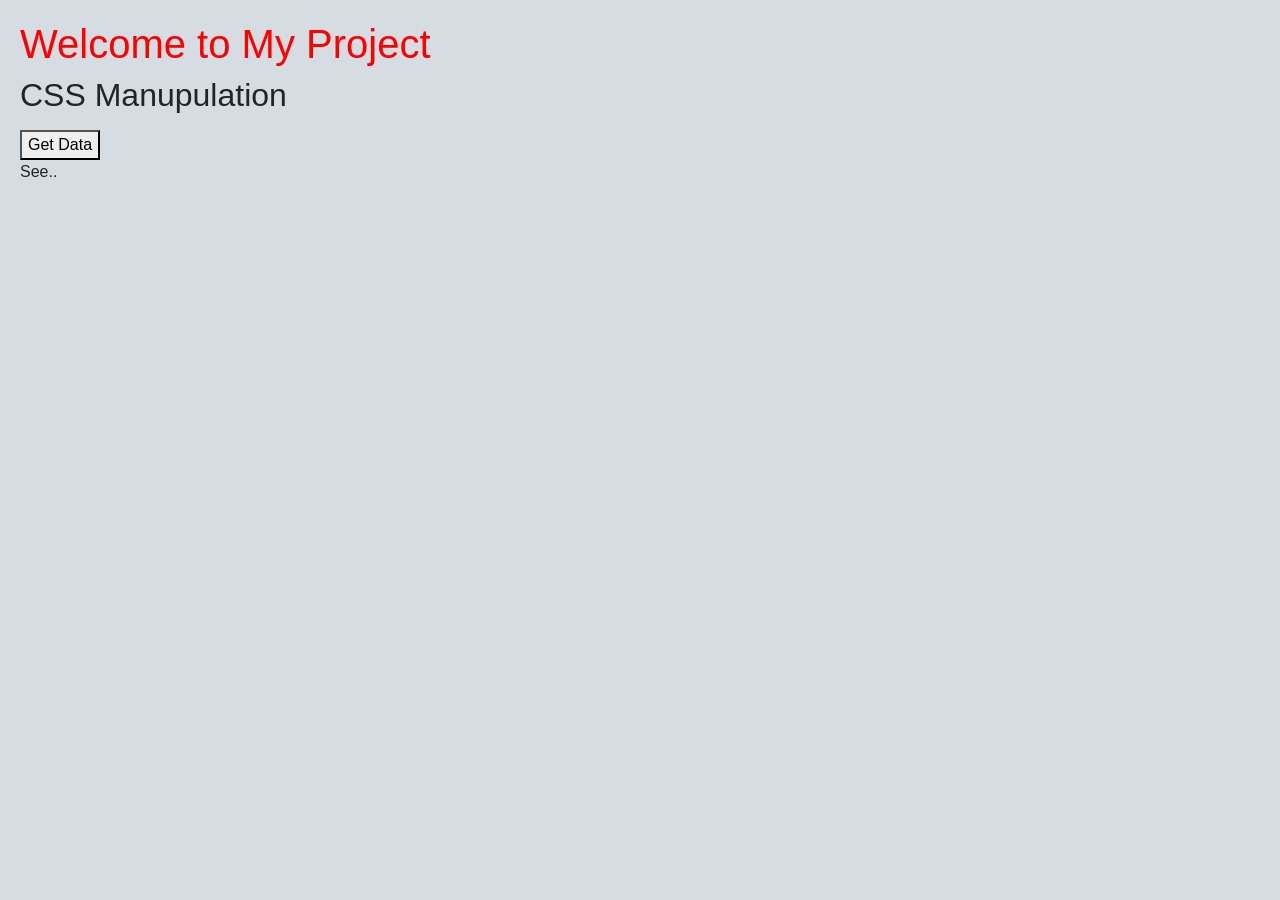
<file: index.html>
<!DOCTYPE html>
<html lang="en">
<head>
    <meta charset="UTF-8">
    <meta name="viewport" content="width=device-width, initial-scale=1.0">
    <title>10-03-2026 Project -01</title>
    <link rel="icon" href="images/icon.ong" sizes="any"/>
    <link href="https://cdn.jsdelivr.net/npm/bootstrap@5.0.2/dist/css/bootstrap.min.css" rel="stylesheet" integrity="sha384-EVSTQN3/azprG1Anm3QDgpJLIm9Nao0Yz1ztcQTwFspd3yD65VohhpuuCOmLASjC" crossorigin="anonymous">
    <style>
        body {
            background-color: #d5dce2;
            font-family: Arial, sans-serif;
            margin: 20px;
        }
        .style {
  background-color: green;
  color: white;
  padding: 20px;
  border-radius: 10px;
}
    </style>
</head>
<body>
    <h1 id="title"></h1>
    <h2 id="style">CSS Manupulation</h2>
    <!-- <span id="deleteBtn">Delete Done</span> -->
    <!-- <h2 id="width">width</h2>
    <h2 id="height">height</h2> -->
    <!-- use promt
    <h2 id="marks"> Marks:</h2>
    <h2 id="grades"> Grade:</h2>-->
    
    <!-- Fully use input and button (DOM) practice-1  -->
    <!-- <input type="number" id="marksInput" placeholder="Enter your marks" />
    <button id="submitBtn">Submit</button><br>
    <h4 id="result">Your result will appear here.</h4>  -->

    <!-- Fully use input and button (DOM) practice-2  -->
    <!-- <input type="number" id="inputData" placeholder="Enter your marks" />
    <button id="submitData">Submit</button><br>
    <h4 id="markData">Your Marks: </h4>
    <h4 id="gradeData">Your grade: </h4> -->

    <!-- button practice -->
    <!-- <button id="widthClick">Click Me for Width</button> <br><br> -->
    <!-- <button id="topBtn">Click Me for Height</button> -->
    
    <!-- <button id="openBtn">Open Window</button>
    <button id="closeBtn">Close Window</button> -->
    <!-- <button id="btnclick">Click</button> -->

    <p></p>
    <!-- <p class="ptag"></p>
    <input id="num1" type=""></input>
    <input id="num2" type=""></input> -->
    <!-- <button onclick="domDemo2()">Hello</button> -->
    <!-- <button onclick="myFunction()">Hi</button> -->
    <!-- <button onclick="lengthCount()">Hi</button> -->
    <!-- <button onclick="formInput()">Plus</button> -->
    <!-- <button onclick="styleAdd()" class="btn btn-primary">Add Style</button>
    <button onclick="styleRemove()" class="btn btn-danger">Remove Style</button> <br><br>
    <button id="btnToggle" class="btn btn-dark">show toggle</button> -->
    <!-- <button id="helloBtn">Say Hello</button> -->
    <!-- <button id="removeBtn">Stop Listener</button> -->

    <!-- <button id="copyBtn">Copy Text</button> -->

    <!-- append elements
    <ul id="myItems"></ul> <br/>
    <input id="itemInput" placeholder="Enter item"> <br/>
    <button onclick="addItem()">Add Item</button> -->

    <!-- change attributes 
    <img id="myImage" 
        src="images/icon.png" 
        alt="Image" 
        width="200"
        height="200">
       <button id="changeBtn">Change Image</button> -->

    <button onclick="postData()">Get Data</button>
    <p id="data">See..</p>
    <script src="script.js"></script>
    <script src="ajaxapi.js"></script>
    <!-- <script src="dom.js"></script> -->
    
    <!-- <script src="navigator.js"></script> -->
    <!-- <script src="windowObj.js"></script> -->

    
    <!--<script src="loops.js"></script>
    <script src="switchCase.js"></script>
    <script src="array.js"></script> -->
</body>
</html>
</file>
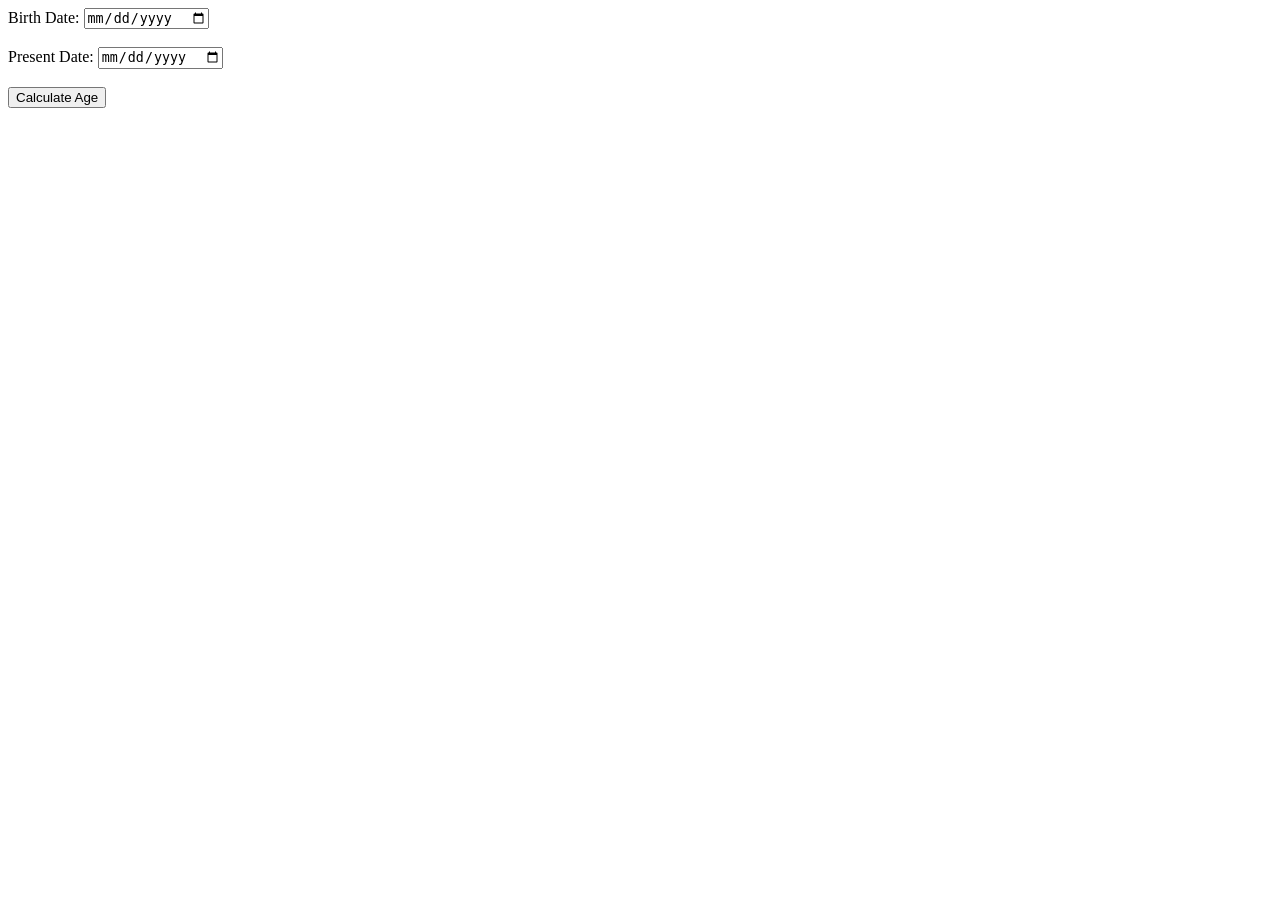
<file: ageCalculator.html>
<!DOCTYPE html>
<html lang="en">
<head>
    <meta charset="UTF-8">
    <meta name="viewport" content="width=device-width, initial-scale=1.0">
    <title>Age Calculator</title>
</head>
<body>
    <div>
    <label for="birthDate">Birth Date:</label>
    <input type="date" id="birthDate">
    <br/>
    <br/>
</div>

<div>
    <label for="presentDate">Present Date:</label>
    <input type="date" id="presentDate">
    <br/>
    <br/>
</div>

<button id="calculateBtn">Calculate Age</button>

<h3 id="result"></h3>

    <script src="ageCalculator.js"></script>
</body>
</html>
</file>
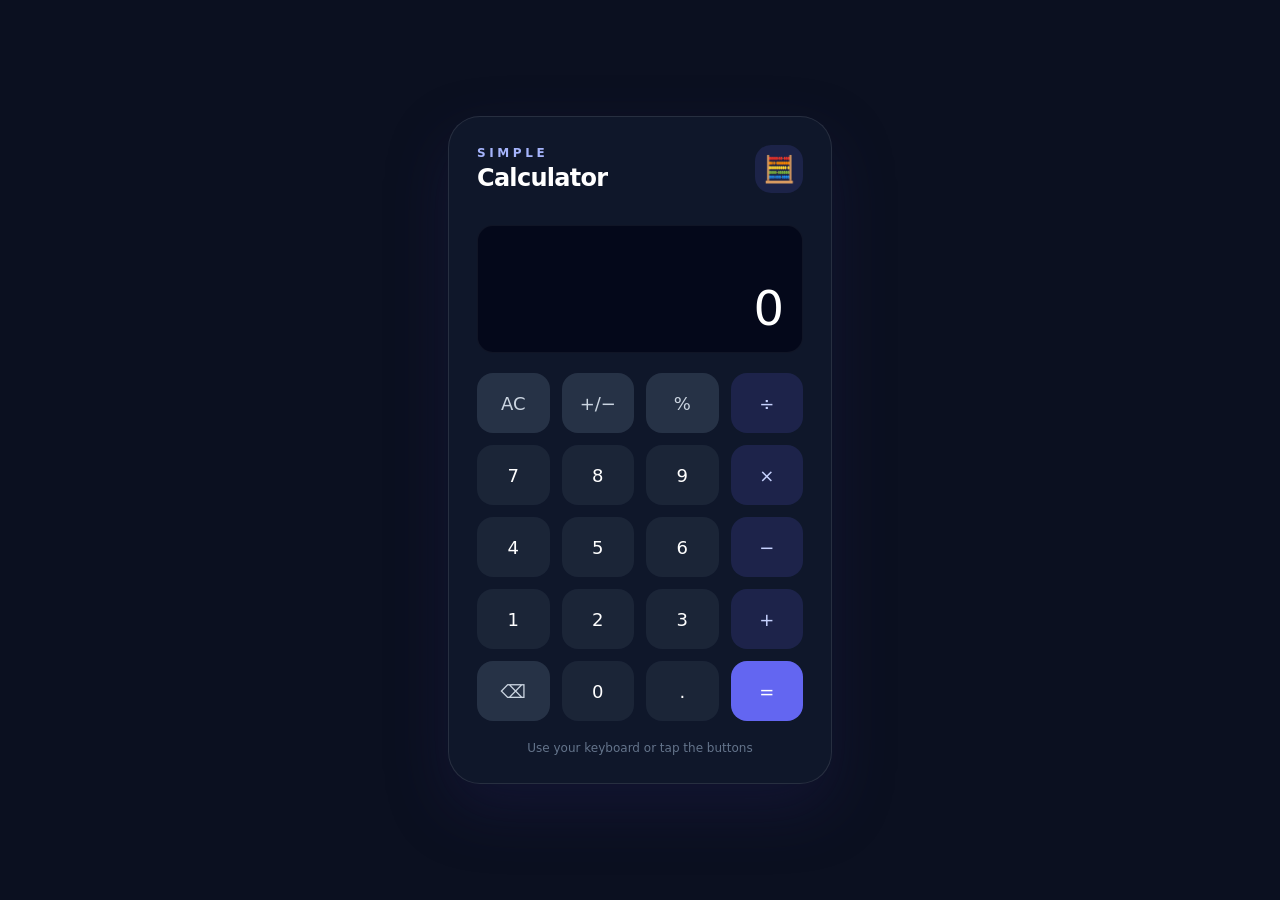
<file: calculator.html>
<!DOCTYPE html>
<html lang="en">
<head>
    <meta charset="UTF-8">
    <meta name="viewport" content="width=device-width, initial-scale=1.0">
    <meta name="theme-color" content="#0b1020">
    <title>Calculator</title>
    <link rel="stylesheet" href="calculator.css">
</head>
<body>
    <main class="page">
        <section class="calculator" aria-label="Calculator">
            <header class="calculator-header">
                <div>
                    <p class="eyebrow">Simple</p>
                    <h1>Calculator</h1>
                </div>
                <div class="calculator-icon" aria-hidden="true">🧮</div>
            </header>

            <div class="display">
                <p class="expression" aria-live="polite"></p>
                <output class="display-value" id="display" aria-label="Display" aria-live="polite">0</output>
            </div>

            <div class="keypad" aria-label="Calculator keypad" id="keypad">
                <button class="key key-muted" type="button" data-action="clear">AC</button>
                <button class="key key-muted" type="button" data-action="sign" aria-label="Toggle sign">+/−</button>
                <button class="key key-muted" type="button" data-action="percent">%</button>
                <button class="key key-operator" type="button" data-operator="/" aria-label="Divide">÷</button>

                <button class="key" type="button" data-digit="7">7</button>
                <button class="key" type="button" data-digit="8">8</button>
                <button class="key" type="button" data-digit="9">9</button>
                <button class="key key-operator" type="button" data-operator="*" aria-label="Multiply">×</button>

                <button class="key" type="button" data-digit="4">4</button>
                <button class="key" type="button" data-digit="5">5</button>
                <button class="key" type="button" data-digit="6">6</button>
                <button class="key key-operator" type="button" data-operator="-" aria-label="Subtract">−</button>

                <button class="key" type="button" data-digit="1">1</button>
                <button class="key" type="button" data-digit="2">2</button>
                <button class="key" type="button" data-digit="3">3</button>
                <button class="key key-operator" type="button" data-operator="+" aria-label="Add">+</button>

                <button class="key key-muted" type="button" data-action="backspace" aria-label="Delete last digit">⌫</button>
                <button class="key" type="button" data-digit="0">0</button>
                <button class="key" type="button" data-action="decimal" aria-label="Decimal point">.</button>
                <button class="key key-equals" type="button" data-action="equals">=</button>
            </div>
            <p class="hint">Use your keyboard or tap the buttons</p>
        </section>
    </main>
    <script src="calculator.js"></script>
</body>
</html>
</file>
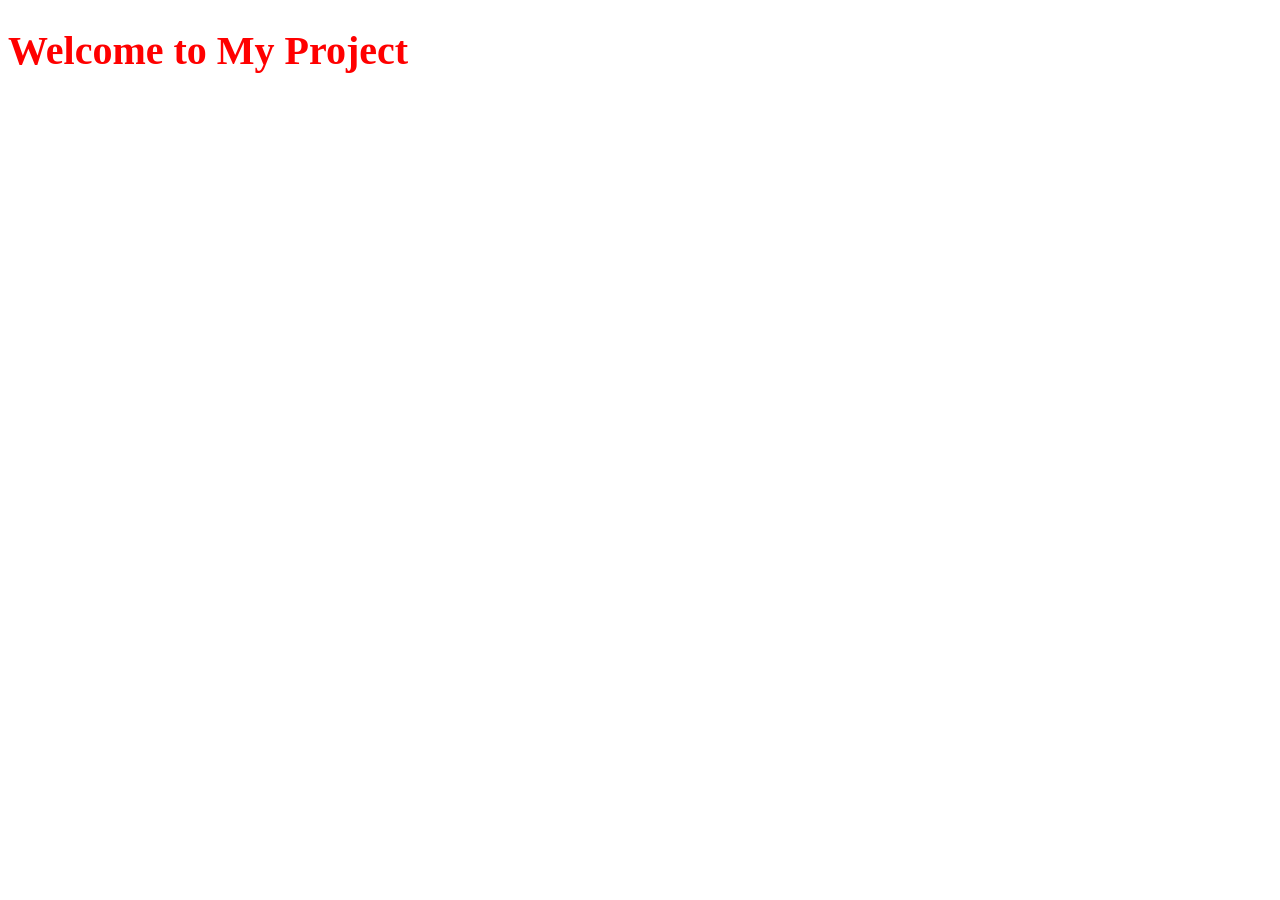
<file: class.html>
<!DOCTYPE html>
<html lang="en">
<head>
    <meta charset="UTF-8">
    <meta name="viewport" content="width=device-width, initial-scale=1.0">
    <title>JavaScript Objects</title>
</head>
<body>
    <h1 id="title"></h1>
    <p id="desc"></p>


    <script src="script.js"></script>
    <script src="class.js"></script>
    
</body>
</html>
</file>
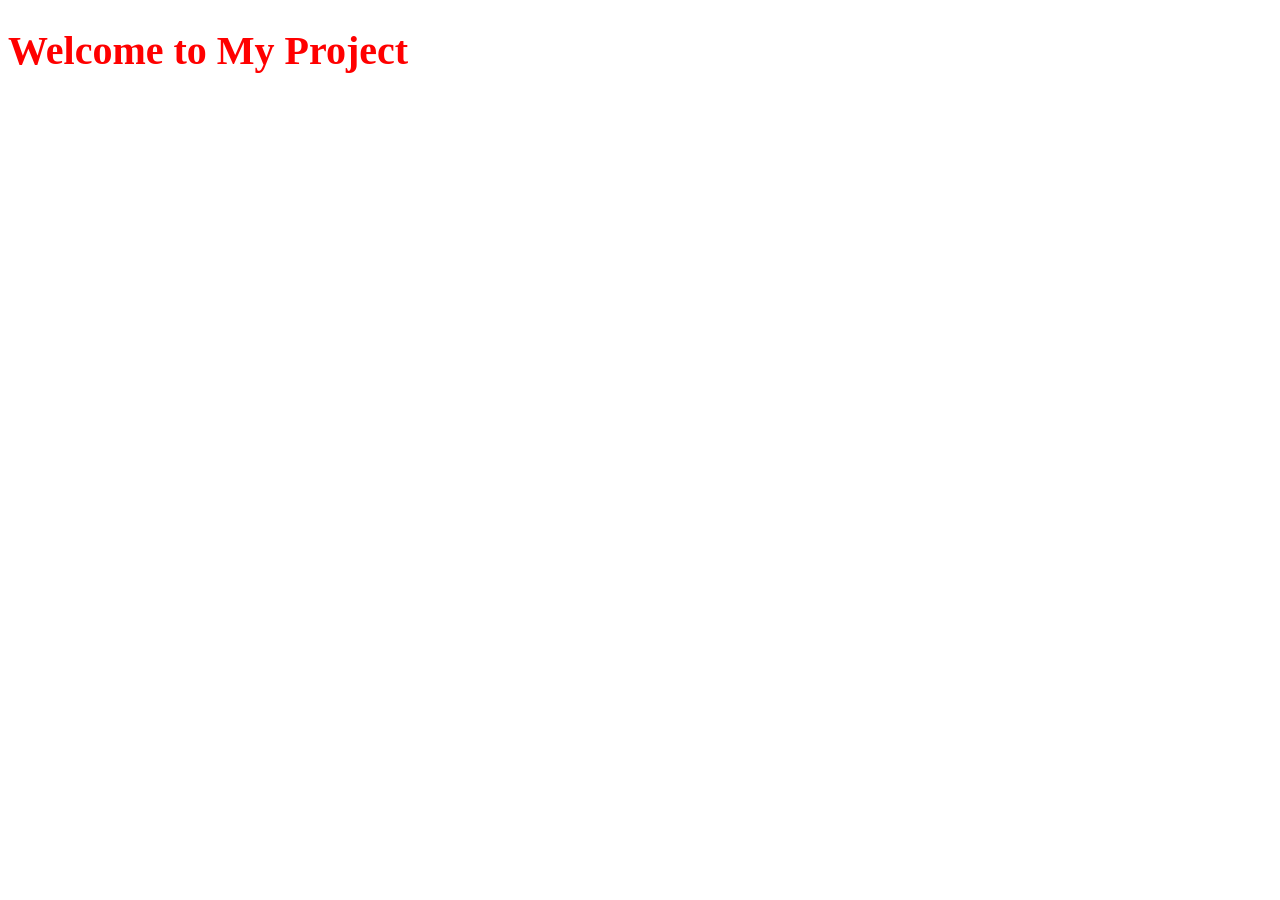
<file: object.html>
<!DOCTYPE html>
<html lang="en">
<head>
    <meta charset="UTF-8">
    <meta name="viewport" content="width=device-width, initial-scale=1.0">
    <title>JavaScript Objects</title>
</head>
<body>
    <h1 id="title"></h1>
    <p id="description"></p>


    <script src="script.js"></script>
    <script src="object.js"></script>
    
</body>
</html>
</file>
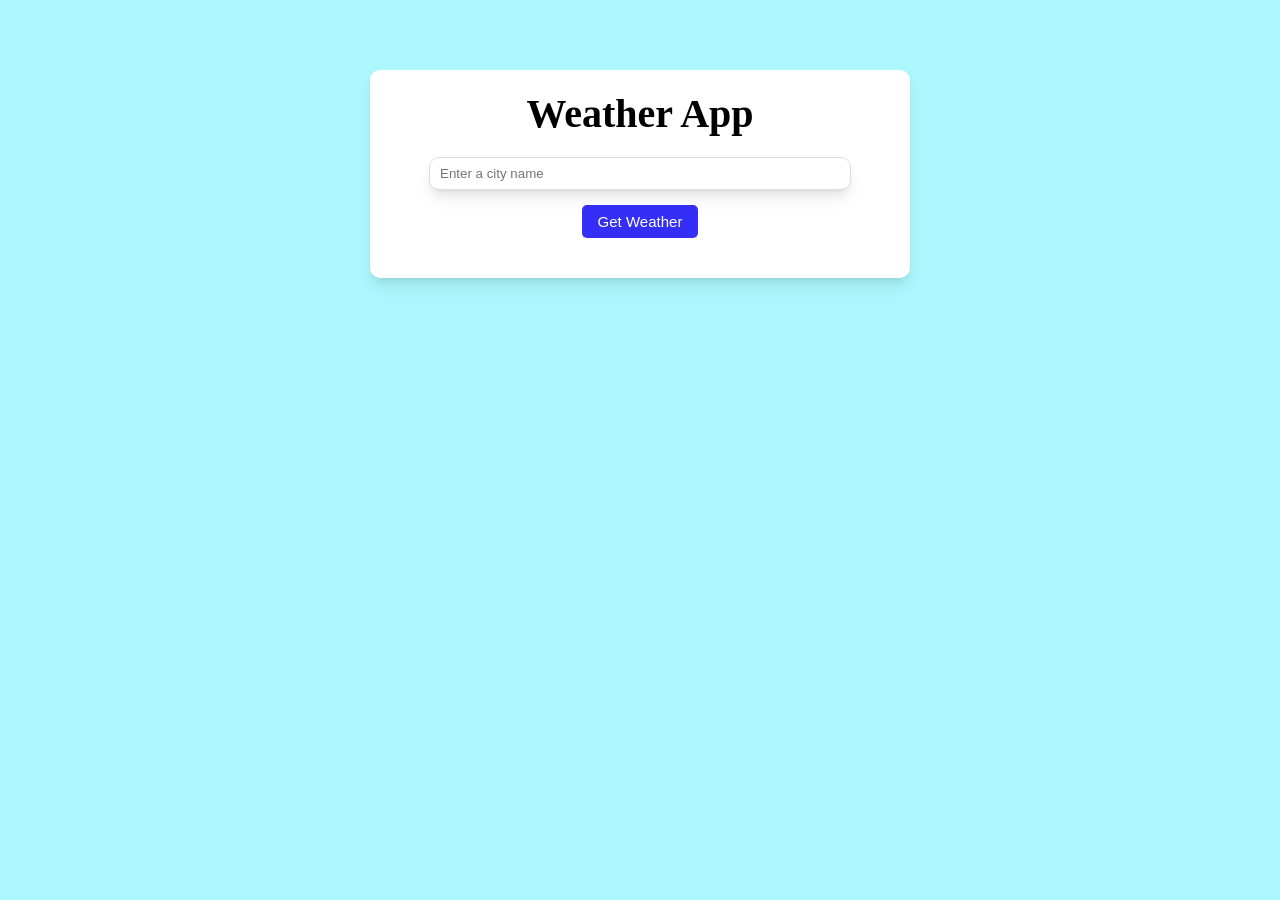
<file: weather.html>
<!DOCTYPE html>
<html lang="en">
<head>
    <meta charset="UTF-8">
    <meta name="viewport" content="width=device-width, initial-scale=1.0">
    <title>Weather App</title>
    <style>
        * {
        margin: 0;
        padding: 0;
        }

        body {
        text-align: center;
        background-color: rgb(172, 247, 253);
        padding: 20px;
        }

        .container {
        max-width: 500px;
        margin: 50px auto;
        background: #fff;
        padding: 20px;
        border-radius: 10px;
        box-shadow: 0 10px 15px -3px rgb(0 0 0 / 0.1), 0 4px 6px -4px rgb(0 0 0 / 0.1);
        }

        h1 {
        font-size: 40px;
        padding-bottom: 20px;
        }

        input {
        width: 80%;
        padding: 8px 10px;
        border: 1px solid #ddd;
        border-radius: 10px;
        box-shadow: 0 10px 15px -3px rgb(0 0 0 / 0.1), 0 4px 6px -4px rgb(0 0 0 / 0.1);
        }

        button {
        background: #352ef6;
        padding: 8px 16px;
        border: none;
        border-radius: 5px;
        font-size: 15px;
        font-weight: 500;
        color: #fff;
        margin-top: 15px;
        transition: all 0.2s linear;
        cursor: pointer;
        }

        button:hover {
        background: red;
        }

        .weather-info {
        margin-top: 20px;
        }

    </style>
</head>
<body>
        <div class="container">
        <h1>Weather App</h1>
        <input type="text" id="city" placeholder="Enter a city name">
        <p id="cityNameAlert"></p>
        <button onclick="getWeather()">Get Weather</button>

        <div class="weather-info" id="weather">

        </div>
    </div>

    <script>
        async function getWeather() {
            let apiKey = "0afd06ab53618e7580414905cfb96f4a";
            // let apiKey = "5642fcc283108176680d339c57073595";
            let city = document.getElementById('city').value;
            let msgAlert = document.getElementById('cityNameAlert');

            if(!city){
                msgAlert.innerHTML = "Please enter a city name";
                msgAlert.style.color = "red";
                msgAlert.style.margin = "10px";
                return;
            };

            let url = `https://api.openweathermap.org/data/2.5/weather?q=${city}&appid=${apiKey}&units=metric`;

            try{
                let response = await fetch(url);
                let data = await response.json();

                console.log(data);
                if(data.cod === 200){
                    document.getElementById('weather').innerHTML = `

                    <h2> Country Name: ${data.name} (${data.sys.country}) </h2>
                    <p> Temperature: ${data.main.temp} &deg;C </p>
                    <p> Weather: ${data.weather[0].description} </p>
                    <p> Humidity: ${data.main.humidity}% </p>

                    `;
                }
                else{
                    document.getElementById('weather').innerHTML = `<p>${data.message}</p>`;
                }

            }
            catch(error){
                console.log(error);
                document.getElementById('weather').innerHTML = `
                  <p>Failed to read data</p>
                `;
                }
        }

    </script>
    
</body>
</html>
</file>
<file: calculator.css>
* {
    box-sizing: border-box;
}

body {
    min-width: 320px;
    min-height: 100vh;
    margin: 0;
    background: #0b1020;
    color: #fff;
    font-family: Inter, ui-sans-serif, system-ui, -apple-system, BlinkMacSystemFont, "Segoe UI", sans-serif;
    -webkit-font-smoothing: antialiased;
}

.page {
    display: flex;
    min-height: 100vh;
    align-items: center;
    justify-content: center;
    padding: 40px 16px;
}

.calculator {
    width: 100%;
    max-width: 384px;
    padding: 28px;
    border: 1px solid rgb(255 255 255 / 10%);
    border-radius: 32px;
    background: #0f172a;
    box-shadow: 0 25px 60px rgb(30 27 75 / 40%);
}

.calculator-header {
    display: flex;
    align-items: center;
    justify-content: space-between;
    margin-bottom: 32px;
}

.eyebrow {
    margin: 0 0 4px;
    color: #a5b4fc;
    font-size: 12px;
    font-weight: 700;
    letter-spacing: 0.3em;
    text-transform: uppercase;
}

h1 {
    margin: 0;
    font-size: 24px;
    font-weight: 600;
    letter-spacing: -0.03em;
}

.calculator-icon {
    display: flex;
    width: 48px;
    height: 48px;
    align-items: center;
    justify-content: center;
    border-radius: 16px;
    background: rgb(99 102 241 / 15%);
    font-size: 26px;
}

.display {
    display: flex;
    min-height: 128px;
    flex-direction: column;
    align-items: flex-end;
    justify-content: flex-end;
    overflow: hidden;
    margin-bottom: 20px;
    padding: 16px 20px;
    border: 1px solid rgb(255 255 255 / 5%);
    border-radius: 16px;
    background: rgb(2 6 23 / 80%);
    text-align: right;
}

.expression {
    min-height: 20px;
    max-width: 100%;
    margin: 0 0 8px;
}

.display-value {
    max-width: 100%;
    margin: 0;
    overflow: hidden;
    font-size: 48px;
    font-weight: 300;
    letter-spacing: -0.04em;
    text-overflow: ellipsis;
    white-space: nowrap;
}

.keypad {
    display: grid;
    grid-template-columns: repeat(4, minmax(0, 1fr));
    gap: 12px;
}

.key {
    display: flex;
    min-height: 60px;
    align-items: center;
    justify-content: center;
    padding: 0;
    border: 0;
    border-radius: 16px;
    background: rgb(30 41 59 / 80%);
    color: inherit;
    font-size: 18px;
    font-weight: 500;
    font-family: inherit;
    transition: background-color 150ms ease, transform 150ms ease;
    cursor: pointer;
}

.key:hover {
    background: rgb(51 65 85 / 90%);
}

.key:active {
    transform: scale(0.96);
}

.key:focus-visible {
    outline: 2px solid #818cf8;
    outline-offset: 2px;
}

.key-muted {
    color: #cbd5e1;
    background: rgb(51 65 85 / 65%);
}

.key-operator {
    color: #c7d2fe;
    background: rgb(99 102 241 / 16%);
}

.key-operator:hover {
    background: rgb(99 102 241 / 30%);
}

.key-equals {
    background: #6366f1;
}

.key-equals:hover {
    background: #4f46e5;
}

.hint {
    margin: 20px 0 0;
    color: #64748b;
    font-size: 12px;
    text-align: center;
}

@media (max-width: 380px) {
    .calculator {
        padding: 20px;
    }

    .keypad {
        gap: 9px;
    }
}
</file>
